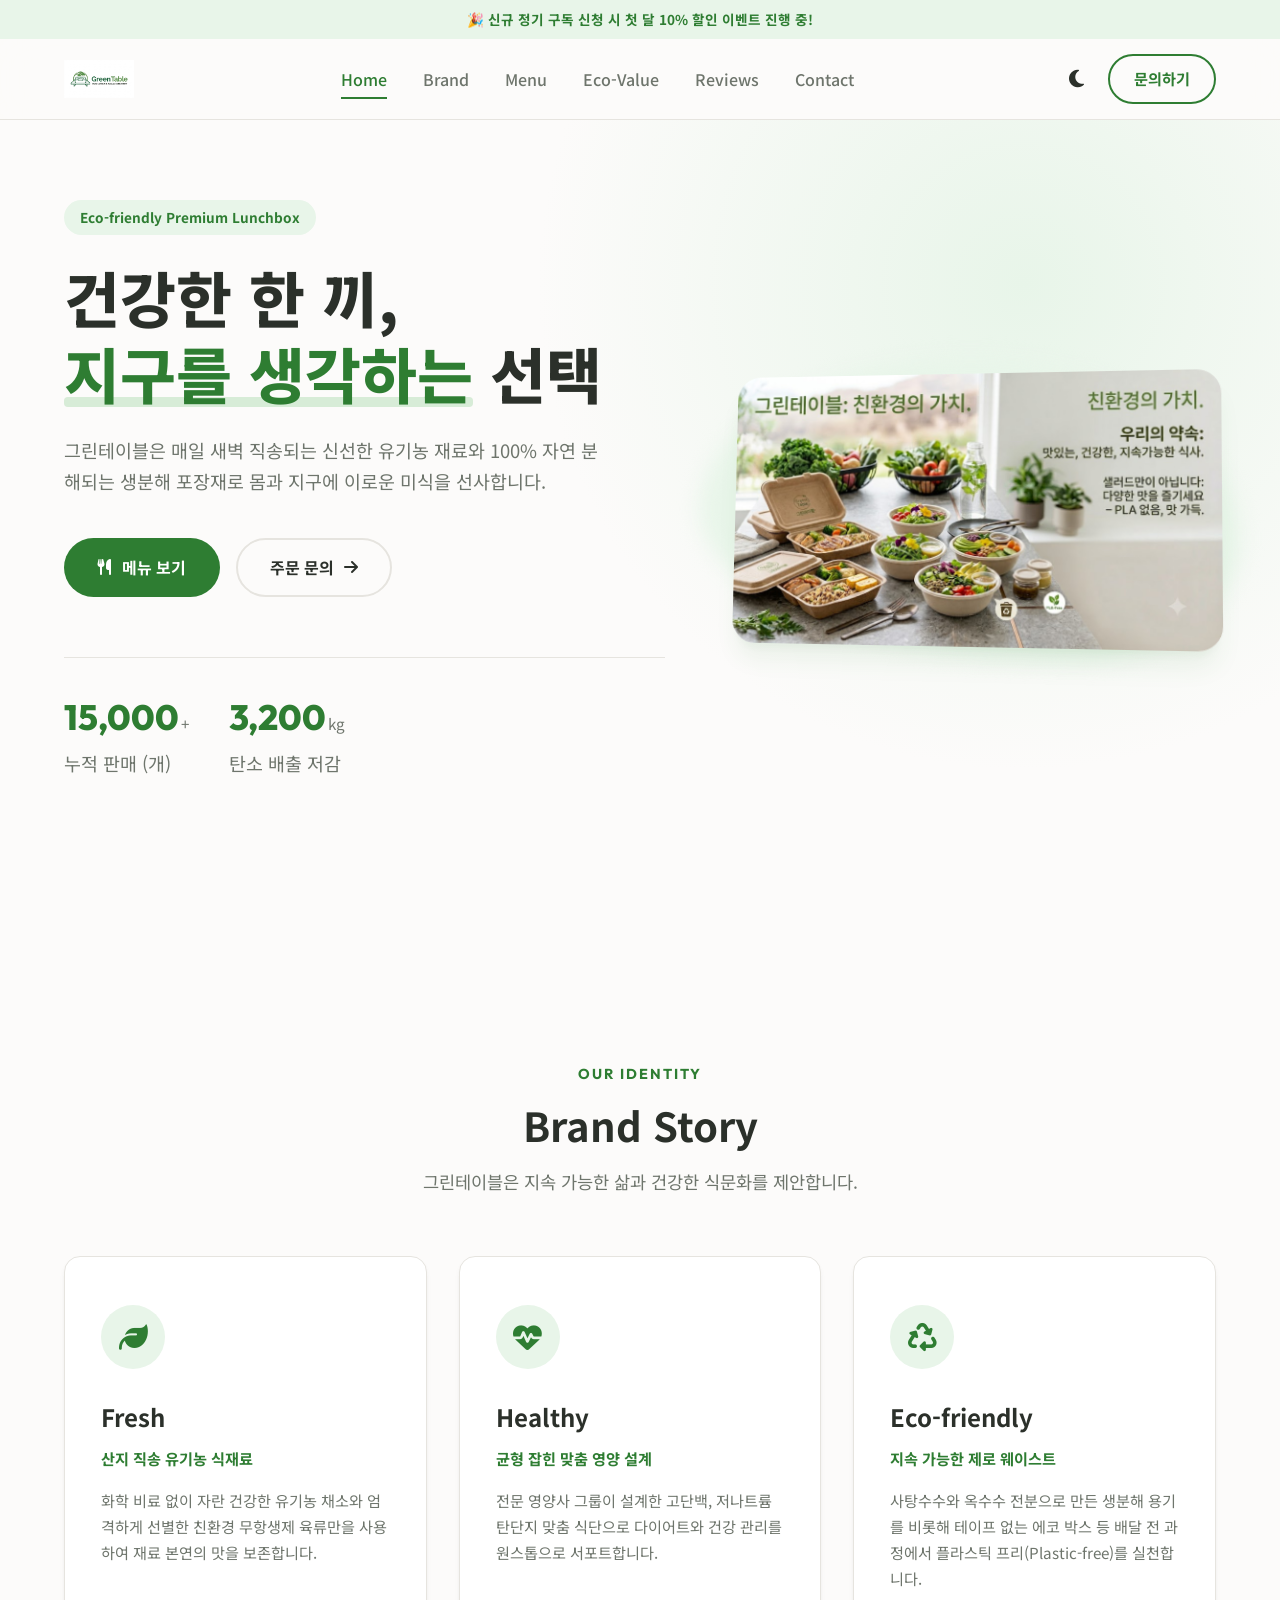
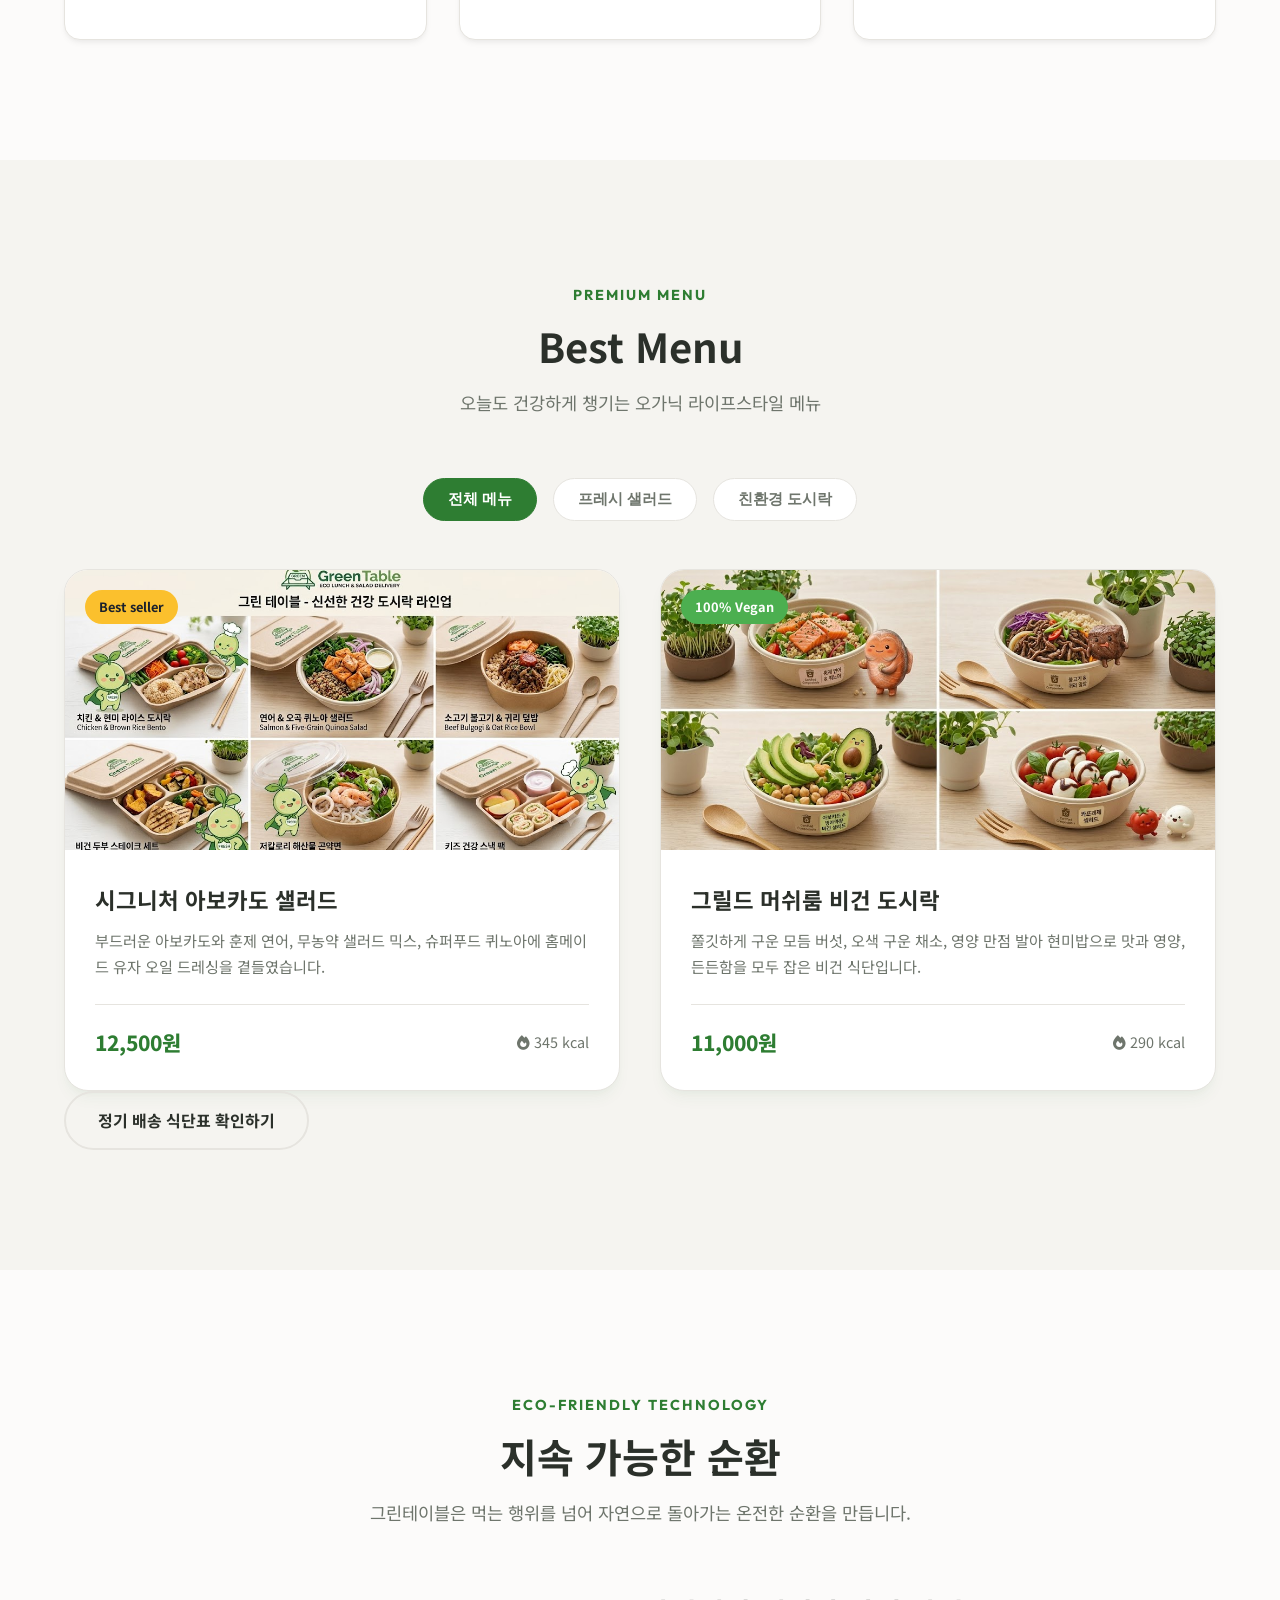
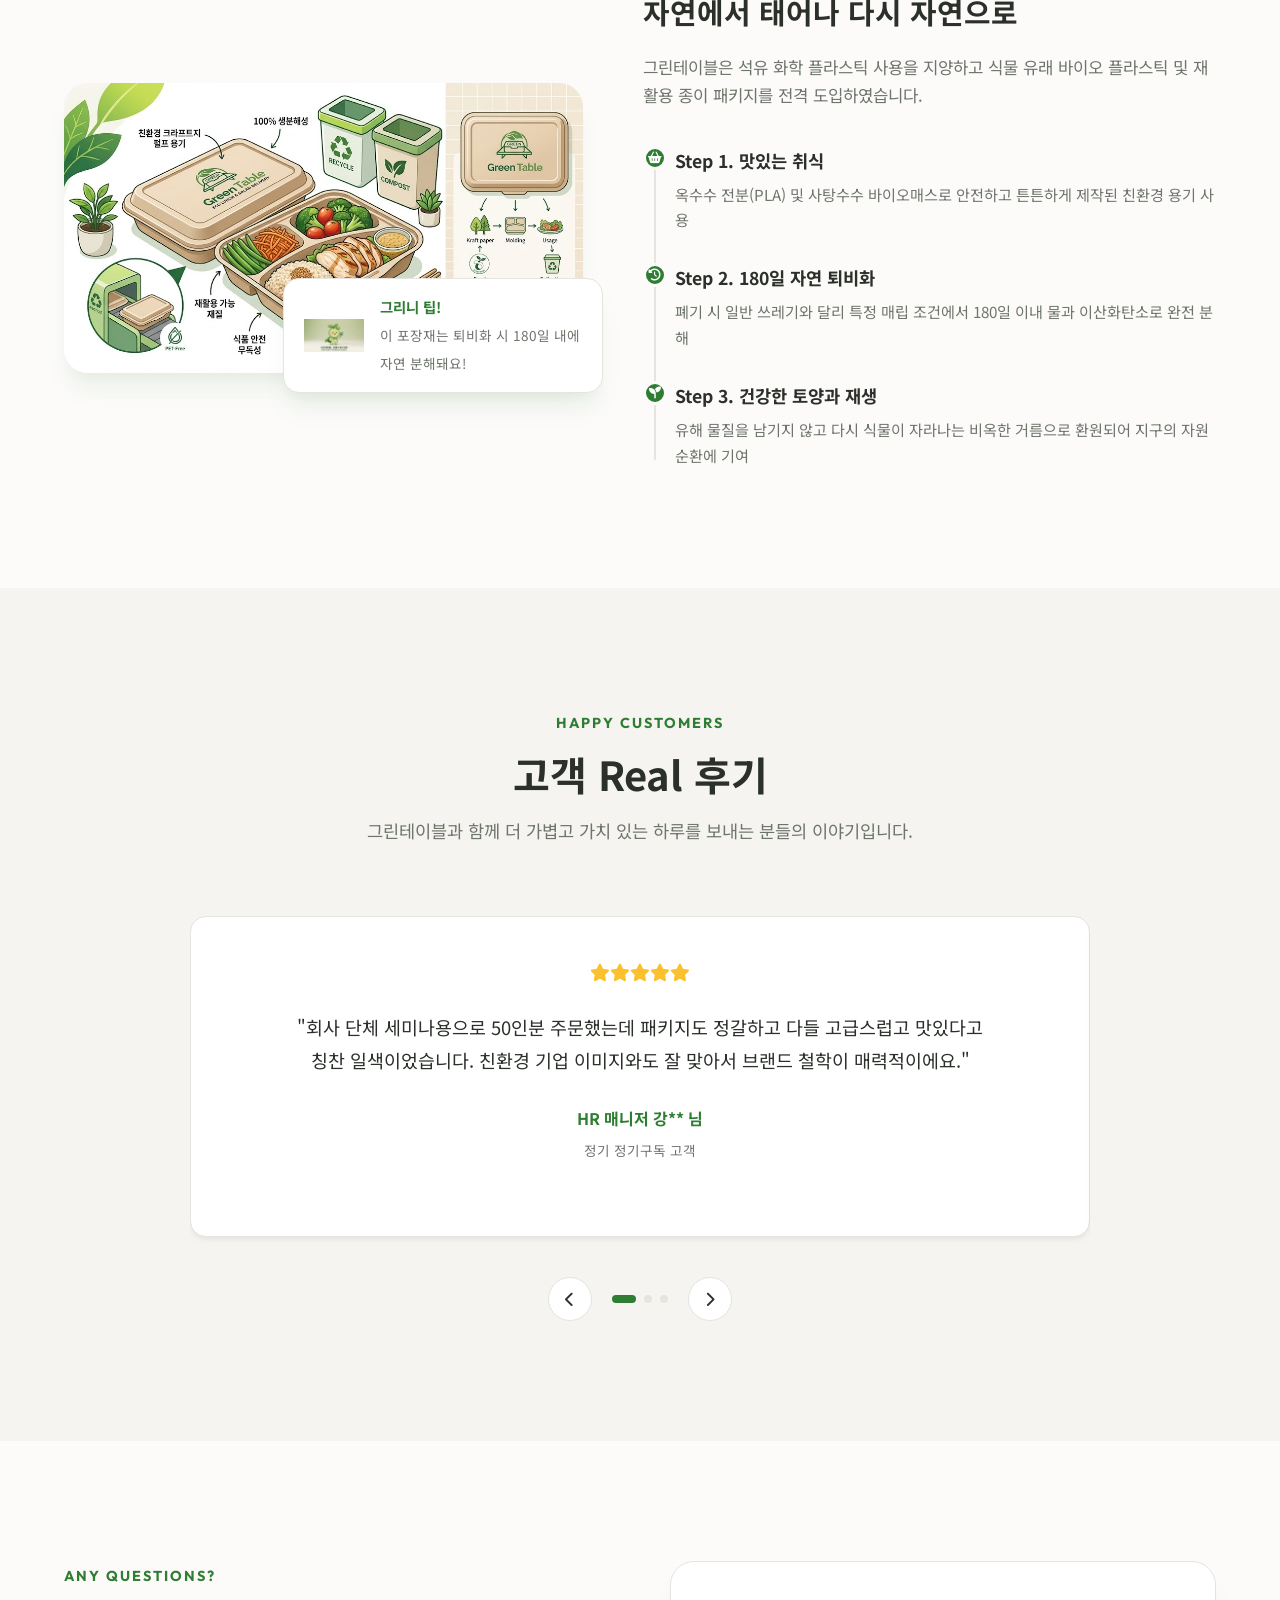
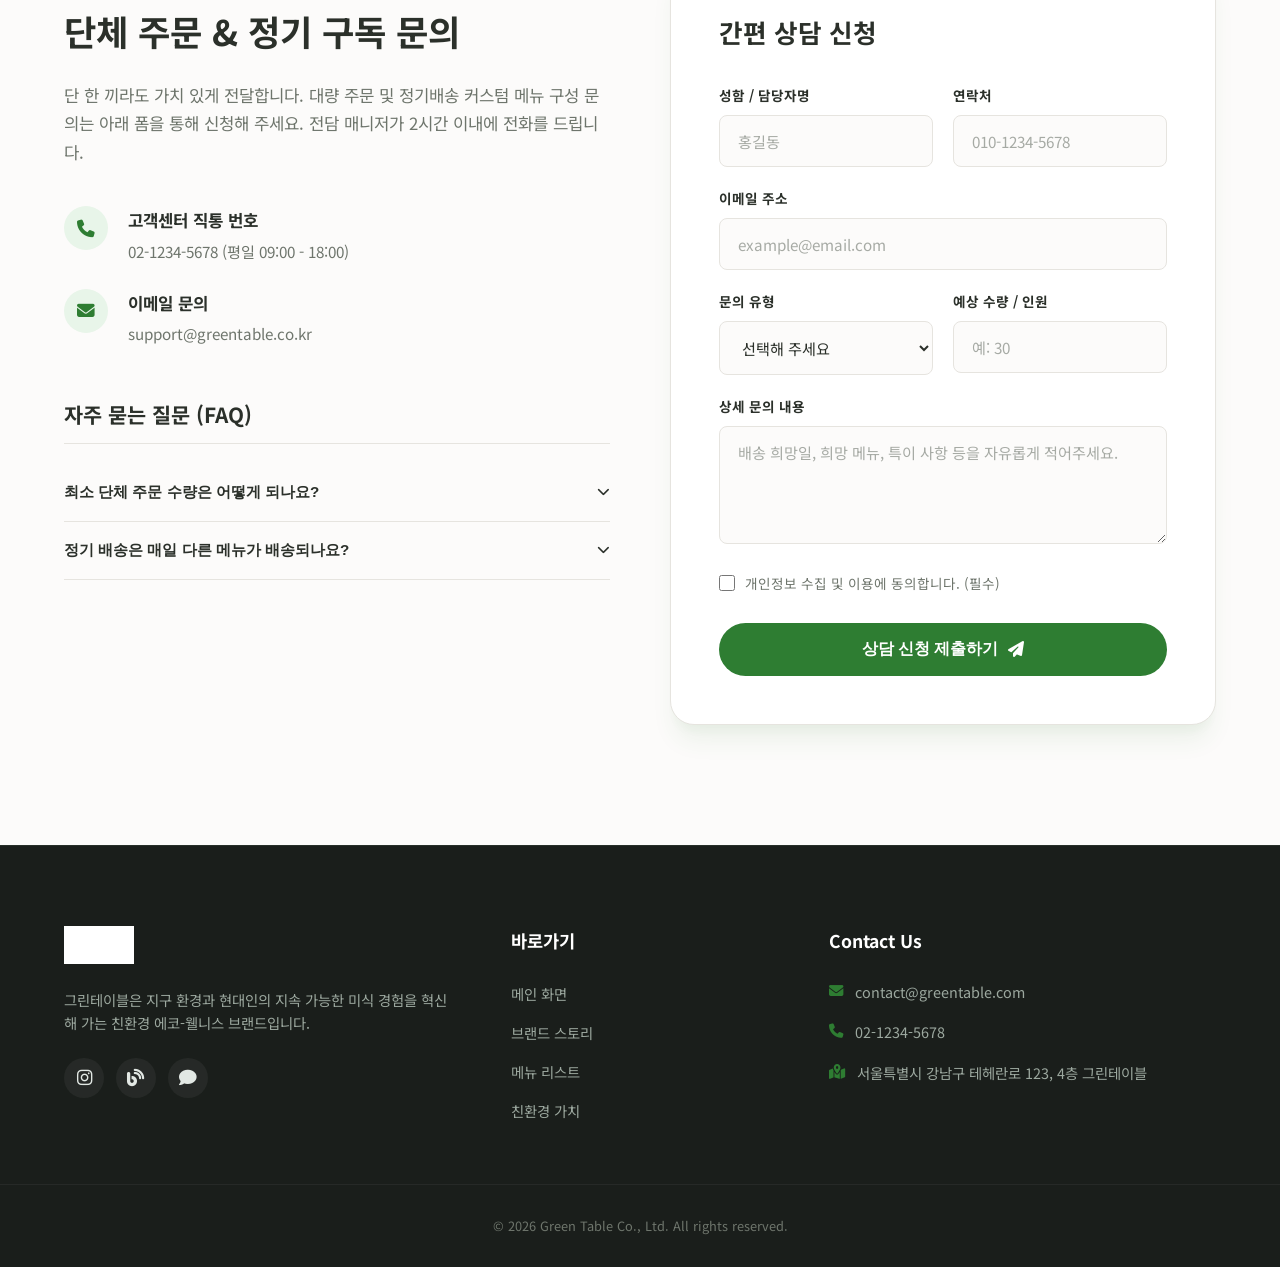
<file: index.html>
<!DOCTYPE html>
<html lang="ko">
<head>
    <meta charset="UTF-8">
    <meta name="viewport" content="width=device-width, initial-scale=1.0">
    <title>그린테이블 | 건강한 한 끼, 지구를 위한 선택</title>
    <meta name="description" content="그린테이블은 신선한 제철 유기농 식재료와 100% 생분해 패키지를 사용하는 친환경 프리미엄 도시락 브랜드입니다.">
    
    <!-- SEO 및 오픈그래프 설정 -->
    <meta property="og:type" content="website">
    <meta property="og:title" content="그린테이블 | 친환경 프리미엄 도시락">
    <meta property="og:description" content="건강한 식단과 친환경 포장재를 사용하는 도시락 브랜드, 그린테이블입니다.">
    <meta property="og:image" content="images/hero-banner.png">
    
    <!-- CSS 연결 -->
    <link rel="stylesheet" href="css/style.css">
    
    <!-- Google Fonts & FontAwesome Icons -->
    <link href="https://fonts.googleapis.com/css2?family=Outfit:wght@300;400;600;800&family=Noto+Sans+KR:wght@300;400;500;700&display=swap" rel="stylesheet">
    <link rel="stylesheet" href="https://cdnjs.cloudflare.com/ajax/libs/font-awesome/6.4.0/css/all.min.css">
</head>
<body>

    <!-- 테마 토글 및 탑 배너 -->
    <div class="top-banner">
        <p>🎉 신규 정기 구독 신청 시 첫 달 10% 할인 이벤트 진행 중!</p>
    </div>

    <!-- 상단 메뉴 -->
    <header class="header">
        <div class="container header-container">
            <a href="#" class="logo">
                <img src="images/logo.png" alt="그린테이블 로고">
            </a>
            <nav class="nav">
                <ul>
                    <li><a href="#home" class="nav-link active">Home</a></li>
                    <li><a href="#brand" class="nav-link">Brand</a></li>
                    <li><a href="#menu" class="nav-link">Menu</a></li>
                    <li><a href="#eco" class="nav-link">Eco-Value</a></li>
                    <li><a href="#reviews" class="nav-link">Reviews</a></li>
                    <li><a href="#contact" class="nav-link">Contact</a></li>
                </ul>
            </nav>
            <div class="header-right">
                <button id="themeToggle" class="theme-toggle-btn" aria-label="테마 전환">
                    <i class="fa-solid fa-moon"></i>
                </button>
                <a href="#contact" class="btn btn-outline header-cta">문의하기</a>
                <button class="mobile-menu-btn" aria-label="메뉴 열기">
                    <span></span>
                    <span></span>
                    <span></span>
                </button>
            </div>
        </div>
    </header>

    <!-- 모바일 전용 드롭다운 네비게이션 -->
    <div class="mobile-nav">
        <ul>
            <li><a href="#home" class="mobile-link">Home</a></li>
            <li><a href="#brand" class="mobile-link">Brand</a></li>
            <li><a href="#menu" class="mobile-link">Menu</a></li>
            <li><a href="#eco" class="mobile-link">Eco-Value</a></li>
            <li><a href="#reviews" class="mobile-link">Reviews</a></li>
            <li><a href="#contact" class="mobile-link">Contact</a></li>
        </ul>
        <a href="#contact" class="btn btn-primary mobile-nav-cta">간편 문의하기</a>
    </div>

    <!-- 메인 비주얼 영역 (Hero) -->
    <section id="home" class="hero">
        <div class="container hero-grid">
            <div class="hero-content reveal">
                <span class="badge">Eco-friendly Premium Lunchbox</span>
                <h1>건강한 한 끼,<br><span class="highlight">지구를 생각하는</span> 선택</h1>
                <p>그린테이블은 매일 새벽 직송되는 신선한 유기농 재료와 100% 자연 분해되는 생분해 포장재로 몸과 지구에 이로운 미식을 선사합니다.</p>
                <div class="hero-buttons">
                    <a href="#menu" class="btn btn-primary"><i class="fa-solid fa-utensils"></i> 메뉴 보기</a>
                    <a href="#contact" class="btn btn-secondary">주문 문의 <i class="fa-solid fa-arrow-right"></i></a>
                </div>
                <div class="hero-stats">
                    <div class="stat-item">
                        <span class="stat-num" data-target="15000">0</span><span>+</span>
                        <p>누적 판매 (개)</p>
                    </div>
                    <div class="stat-item">
                        <span class="stat-num" data-target="3200">0</span><span>kg</span>
                        <p>탄소 배출 저감</p>
                    </div>
                </div>
            </div>
            <div class="hero-image-wrapper reveal">
                <div class="blob-bg"></div>
                <img src="images/hero-banner.png" alt="그린테이블 프리미엄 도시락 세트" class="hero-img">
            </div>
        </div>
    </section>

    <!-- 브랜드 소개 영역 (Brand) -->
    <section id="brand" class="brand section">
        <div class="container">
            <div class="section-header reveal">
                <span class="sub-title">Our Identity</span>
                <h2 class="section-title">Brand Story</h2>
                <p class="section-desc">그린테이블은 지속 가능한 삶과 건강한 식문화를 제안합니다.</p>
            </div>
            
            <div class="brand-grid">
                <!-- 가치 1 -->
                <div class="brand-card reveal">
                    <div class="icon-box">
                        <i class="fa-solid fa-leaf"></i>
                    </div>
                    <h3>Fresh</h3>
                    <p class="card-lead">산지 직송 유기농 식재료</p>
                    <p>화학 비료 없이 자란 건강한 유기농 채소와 엄격하게 선별한 친환경 무항생제 육류만을 사용하여 재료 본연의 맛을 보존합니다.</p>
                </div>
                <!-- 가치 2 -->
                <div class="brand-card reveal">
                    <div class="icon-box">
                        <i class="fa-solid fa-heart-pulse"></i>
                    </div>
                    <h3>Healthy</h3>
                    <p class="card-lead">균형 잡힌 맞춤 영양 설계</p>
                    <p>전문 영양사 그룹이 설계한 고단백, 저나트륨 탄단지 맞춤 식단으로 다이어트와 건강 관리를 원스톱으로 서포트합니다.</p>
                </div>
                <!-- 가치 3 -->
                <div class="brand-card reveal">
                    <div class="icon-box">
                        <i class="fa-solid fa-recycle"></i>
                    </div>
                    <h3>Eco-friendly</h3>
                    <p class="card-lead">지속 가능한 제로 웨이스트</p>
                    <p>사탕수수와 옥수수 전분으로 만든 생분해 용기를 비롯해 테이프 없는 에코 박스 등 배달 전 과정에서 플라스틱 프리(Plastic-free)를 실천합니다.</p>
                </div>
            </div>
        </div>
    </section>

    <!-- 메뉴 소개 영역 (Menu) -->
    <section id="menu" class="menu section bg-light">
        <div class="container">
            <div class="section-header reveal">
                <span class="sub-title">Premium Menu</span>
                <h2 class="section-title">Best Menu</h2>
                <p class="section-desc">오늘도 건강하게 챙기는 오가닉 라이프스타일 메뉴</p>
            </div>

            <!-- 카테고리 필터 탭 -->
            <div class="menu-tabs reveal">
                <button class="tab-btn active" data-filter="all">전체 메뉴</button>
                <button class="tab-btn" data-filter="salad">프레시 샐러드</button>
                <button class="tab-btn" data-filter="lunchbox">친환경 도시락</button>
            </div>
            
            <div class="menu-grid reveal">
                <!-- 메뉴 카드 1 (샐러드) -->
                <div class="menu-card" data-category="salad">
                    <div class="menu-img-container">
                        <img src="images/menu-1.png" alt="시그니처 아보카도 샐러드">
                        <div class="menu-tag">Best seller</div>
                        <!-- 마우스 호버 시 보여주는 영양 성분 레이어 -->
                        <div class="nutrition-overlay">
                            <h4>영양 성분 정보 (1회 제공량 기준)</h4>
                            <div class="nutri-bar">
                                <div class="nutri-label"><span>탄수화물 (Carbs)</span><span>42g</span></div>
                                <div class="progress"><div class="progress-bar" style="width: 45%;"></div></div>
                            </div>
                            <div class="nutri-bar">
                                <div class="nutri-label"><span>단백질 (Protein)</span><span>18g</span></div>
                                <div class="progress"><div class="progress-bar" style="width: 60%;"></div></div>
                            </div>
                            <div class="nutri-bar">
                                <div class="nutri-label"><span>지방 (Fat)</span><span>12g</span></div>
                                <div class="progress"><div class="progress-bar" style="width: 30%;"></div></div>
                            </div>
                        </div>
                    </div>
                    <div class="menu-body">
                        <h3 class="menu-item-title">시그니처 아보카도 샐러드</h3>
                        <p class="menu-item-desc">부드러운 아보카도와 훈제 연어, 무농약 샐러드 믹스, 슈퍼푸드 퀴노아에 홈메이드 유자 오일 드레싱을 곁들였습니다.</p>
                        <div class="menu-footer">
                            <span class="price">12,500원</span>
                            <span class="calorie"><i class="fa-solid fa-fire"></i> 345 kcal</span>
                        </div>
                    </div>
                </div>
                
                <!-- 메뉴 카드 2 (도시락) -->
                <div class="menu-card" data-category="lunchbox">
                    <div class="menu-img-container">
                        <img src="images/menu-2.png" alt="그릴드 머쉬룸 비건 도시락">
                        <div class="menu-tag vegan">100% Vegan</div>
                        <!-- 마우스 호버 시 보여주는 영양 성분 레이어 -->
                        <div class="nutrition-overlay">
                            <h4>영양 성분 정보 (1회 제공량 기준)</h4>
                            <div class="nutri-bar">
                                <div class="nutri-label"><span>탄수화물 (Carbs)</span><span>54g</span></div>
                                <div class="progress"><div class="progress-bar" style="width: 55%;"></div></div>
                            </div>
                            <div class="nutri-bar">
                                <div class="nutri-label"><span>단백질 (Protein)</span><span>14g</span></div>
                                <div class="progress"><div class="progress-bar" style="width: 40%;"></div></div>
                            </div>
                            <div class="nutri-bar">
                                <div class="nutri-label"><span>지방 (Fat)</span><span>6g</span></div>
                                <div class="progress"><div class="progress-bar" style="width: 15%;"></div></div>
                            </div>
                        </div>
                    </div>
                    <div class="menu-body">
                        <h3 class="menu-item-title">그릴드 머쉬룸 비건 도시락</h3>
                        <p class="menu-item-desc">쫄깃하게 구운 모듬 버섯, 오색 구운 채소, 영양 만점 발아 현미밥으로 맛과 영양, 든든함을 모두 잡은 비건 식단입니다.</p>
                        <div class="menu-footer">
                            <span class="price">11,000원</span>
                            <span class="calorie"><i class="fa-solid fa-fire"></i> 290 kcal</span>
                        </div>
                    </div>
                </div>
            </div>

            <div class="text-center mt-5 reveal">
                <a href="#contact" class="btn btn-secondary">정기 배송 식단표 확인하기</a>
            </div>
        </div>
    </section>

    <!-- 친환경 가치 소개 영역 (Eco-Value) -->
    <section id="eco" class="eco section">
        <div class="container">
            <div class="section-header reveal">
                <span class="sub-title">Eco-friendly Technology</span>
                <h2 class="section-title">지속 가능한 순환</h2>
                <p class="section-desc">그린테이블은 먹는 행위를 넘어 자연으로 돌아가는 온전한 순환을 만듭니다.</p>
            </div>
            
            <div class="eco-grid">
                <div class="eco-visual-wrapper reveal">
                    <img src="images/eco-package.png" alt="생분해성 포장용기" class="eco-img-main">
                    <!-- 캐릭터 요소를 활용한 둥둥 뜨는 칩 효과 -->
                    <div class="character-tip">
                        <img src="images/character.png" alt="마스코트 캐릭터" class="mascot-img">
                        <div class="tip-text">
                            <strong>그리니 팁!</strong>
                            <span>이 포장재는 퇴비화 시 180일 내에 자연 분해돼요!</span>
                        </div>
                    </div>
                </div>
                
                <div class="eco-content reveal">
                    <h3>자연에서 태어나 다시 자연으로</h3>
                    <p class="eco-intro">그린테이블은 석유 화학 플라스틱 사용을 지양하고 식물 유래 바이오 플라스틱 및 재활용 종이 패키지를 전격 도입하였습니다.</p>
                    
                    <!-- 3단계 생분해 인포그래픽 타임라인 -->
                    <div class="timeline">
                        <div class="timeline-item">
                            <div class="timeline-icon"><i class="fa-solid fa-shopping-basket"></i></div>
                            <div class="timeline-text">
                                <h4>Step 1. 맛있는 취식</h4>
                                <p>옥수수 전분(PLA) 및 사탕수수 바이오매스로 안전하고 튼튼하게 제작된 친환경 용기 사용</p>
                            </div>
                        </div>
                        <div class="timeline-item">
                            <div class="timeline-icon"><i class="fa-solid fa-clock-rotate-left"></i></div>
                            <div class="timeline-text">
                                <h4>Step 2. 180일 자연 퇴비화</h4>
                                <p>폐기 시 일반 쓰레기와 달리 특정 매립 조건에서 180일 이내 물과 이산화탄소로 완전 분해</p>
                            </div>
                        </div>
                        <div class="timeline-item">
                            <div class="timeline-icon"><i class="fa-solid fa-seedling"></i></div>
                            <div class="timeline-text">
                                <h4>Step 3. 건강한 토양과 재생</h4>
                                <p>유해 물질을 남기지 않고 다시 식물이 자라나는 비옥한 거름으로 환원되어 지구의 자원 순환에 기여</p>
                            </div>
                        </div>
                    </div>
                </div>
            </div>
        </div>
    </section>

    <!-- 고객 후기 슬라이더 영역 (Reviews) -->
    <section id="reviews" class="reviews section bg-light">
        <div class="container">
            <div class="section-header reveal">
                <span class="sub-title">Happy Customers</span>
                <h2 class="section-title">고객 Real 후기</h2>
                <p class="section-desc">그린테이블과 함께 더 가볍고 가치 있는 하루를 보내는 분들의 이야기입니다.</p>
            </div>
            
            <!-- 슬라이더 컨테이너 -->
            <div class="slider-wrapper reveal">
                <div class="slider-container">
                    <div class="slider-track" id="sliderTrack">
                        <!-- 후기 1 -->
                        <div class="review-slide">
                            <div class="rating"><i class="fa-solid fa-star"></i><i class="fa-solid fa-star"></i><i class="fa-solid fa-star"></i><i class="fa-solid fa-star"></i><i class="fa-solid fa-star"></i></div>
                            <p class="review-text">"회사 단체 세미나용으로 50인분 주문했는데 패키지도 정갈하고 다들 고급스럽고 맛있다고 칭찬 일색이었습니다. 친환경 기업 이미지와도 잘 맞아서 브랜드 철학이 매력적이에요."</p>
                            <div class="reviewer-meta">
                                <strong>HR 매니저 강** 님</strong>
                                <span>정기 정기구독 고객</span>
                            </div>
                        </div>
                        <!-- 후기 2 -->
                        <div class="review-slide">
                            <div class="rating"><i class="fa-solid fa-star"></i><i class="fa-solid fa-star"></i><i class="fa-solid fa-star"></i><i class="fa-solid fa-star"></i><i class="fa-solid fa-star"></i></div>
                            <p class="review-text">"바쁜 고시 생활 중에 영양 불균형이 오기 쉬운데 그린테이블 다이어트 식단을 구독하면서 몸도 가벼워지고 아침 시간이 확실히 여유로워졌어요. 플라스틱 쓰레기가 안 나와서 분리수거 부담도 제로입니다."</p>
                            <div class="reviewer-meta">
                                <strong>대학생 최** 님</strong>
                                <span>식단관리 3개월 차</span>
                            </div>
                        </div>
                        <!-- 후기 3 -->
                        <div class="review-slide">
                            <div class="rating"><i class="fa-solid fa-star"></i><i class="fa-solid fa-star"></i><i class="fa-solid fa-star"></i><i class="fa-solid fa-star"></i><i class="fa-solid fa-star"></i></div>
                            <p class="review-text">"아이들 유치원 야외 피크닉 도시락으로 시켰어요. 방부제 없이 유기농 재료로 만들었다고 해서 안심하고 시켰는데 아이들이 남김없이 다 먹었네요. 믿고 먹일 수 있는 유일한 도시락입니다."</p>
                            <div class="reviewer-meta">
                                <strong>주부 이** 님</strong>
                                <span>자주 이용 단골고객</span>
                            </div>
                        </div>
                    </div>
                </div>
                <!-- 슬라이더 네비게이션 버튼 -->
                <div class="slider-nav">
                    <button class="slider-btn prev" id="sliderPrev"><i class="fa-solid fa-chevron-left"></i></button>
                    <div class="slider-dots" id="sliderDots"></div>
                    <button class="slider-btn next" id="sliderNext"><i class="fa-solid fa-chevron-right"></i></button>
                </div>
            </div>
        </div>
    </section>

    <!-- 문의하기 및 FAQ 영역 (Contact) -->
    <section id="contact" class="contact section">
        <div class="container contact-wrapper">
            <div class="contact-info-panel reveal">
                <span class="sub-title">Any Questions?</span>
                <h2>단체 주문 & 정기 구독 문의</h2>
                <p>단 한 끼라도 가치 있게 전달합니다. 대량 주문 및 정기배송 커스텀 메뉴 구성 문의는 아래 폼을 통해 신청해 주세요. 전담 매니저가 2시간 이내에 전화를 드립니다.</p>
                
                <div class="contact-details">
                    <div class="detail-item">
                        <i class="fa-solid fa-phone"></i>
                        <div>
                            <h4>고객센터 직통 번호</h4>
                            <p>02-1234-5678 (평일 09:00 - 18:00)</p>
                        </div>
                    </div>
                    <div class="detail-item">
                        <i class="fa-solid fa-envelope"></i>
                        <div>
                            <h4>이메일 문의</h4>
                            <p>support@greentable.co.kr</p>
                        </div>
                    </div>
                </div>

                <!-- FAQ 아코디언 추가로 유용성 극대화 -->
                <div class="faq-accordion">
                    <h3>자주 묻는 질문 (FAQ)</h3>
                    <div class="faq-item">
                        <button class="faq-trigger">최소 단체 주문 수량은 어떻게 되나요? <i class="fa-solid fa-chevron-down"></i></button>
                        <div class="faq-content">
                            <p>단품 주문의 경우 제한이 없으나, 커스텀 스티커 제작 및 당일 맞춤 배송이 적용되는 단체 주문의 경우 최소 15개부터 접수를 도와드리고 있습니다.</p>
                        </div>
                    </div>
                    <div class="faq-item">
                        <button class="faq-trigger">정기 배송은 매일 다른 메뉴가 배송되나요? <i class="fa-solid fa-chevron-down"></i></button>
                        <div class="faq-content">
                            <p>네, 매월 업데이트되는 식단표에 따라 영양 밸런스가 조율된 다양한 프리미엄 도시락과 샐러드가 번갈아 아침 7시 전까지 문 앞 새벽 배송으로 도착합니다.</p>
                        </div>
                    </div>
                </div>
            </div>

            <!-- 문의하기 폼 -->
            <div class="contact-form-card reveal">
                <h3>간편 상담 신청</h3>
                <form id="enhancedContactForm" class="contact-form">
                    <div class="form-row">
                        <div class="form-group">
                            <label for="name">성함 / 담당자명</label>
                            <input type="text" id="name" name="name" required placeholder="홍길동">
                        </div>
                        <div class="form-group">
                            <label for="phone">연락처</label>
                            <input type="tel" id="phone" name="phone" required placeholder="010-1234-5678">
                        </div>
                    </div>
                    <div class="form-group">
                        <label for="email">이메일 주소</label>
                        <input type="email" id="email" name="email" required placeholder="example@email.com">
                    </div>
                    <div class="form-row">
                        <div class="form-group">
                            <label for="inquiryType">문의 유형</label>
                            <select id="inquiryType" name="inquiryType" required>
                                <option value="" disabled selected>선택해 주세요</option>
                                <option value="group">회사/행사 단체 도시락 문의</option>
                                <option value="regular">정기 구독 배송 문의</option>
                                <option value="partnership">가맹/제휴 문의</option>
                                <option value="etc">기타 문의</option>
                            </select>
                        </div>
                        <div class="form-group">
                            <label for="quantity">예상 수량 / 인원</label>
                            <input type="number" id="quantity" name="quantity" min="1" placeholder="예: 30">
                        </div>
                    </div>
                    <div class="form-group">
                        <label for="message">상세 문의 내용</label>
                        <textarea id="message" name="message" rows="4" required placeholder="배송 희망일, 희망 메뉴, 특이 사항 등을 자유롭게 적어주세요."></textarea>
                    </div>
                    
                    <div class="form-checkbox">
                        <input type="checkbox" id="privacyAgree" required>
                        <label for="privacyAgree">개인정보 수집 및 이용에 동의합니다. (필수)</label>
                    </div>
                    
                    <button type="submit" class="btn btn-primary btn-full">상담 신청 제출하기 <i class="fa-solid fa-paper-plane"></i></button>
                </form>
            </div>
        </div>
    </section>

    <!-- 푸터 -->
    <footer class="footer">
        <div class="container footer-grid">
            <div class="footer-brand">
                <img src="images/logo.png" alt="그린테이블 로고" class="footer-logo">
                <p>그린테이블은 지구 환경과 현대인의 지속 가능한 미식 경험을 혁신해 가는 친환경 에코-웰니스 브랜드입니다.</p>
                <div class="social-links">
                    <a href="#" aria-label="인스타그램"><i class="fa-brands fa-instagram"></i></a>
                    <a href="#" aria-label="블로그"><i class="fa-solid fa-blog"></i></a>
                    <a href="#" aria-label="카카오 플러스친구"><i class="fa-solid fa-comment"></i></a>
                </div>
            </div>
            <div class="footer-links">
                <h4>바로가기</h4>
                <ul>
                    <li><a href="#home">메인 화면</a></li>
                    <li><a href="#brand">브랜드 스토리</a></li>
                    <li><a href="#menu">메뉴 리스트</a></li>
                    <li><a href="#eco">친환경 가치</a></li>
                </ul>
            </div>
            <div class="footer-contact-info">
                <h4>Contact Us</h4>
                <p><i class="fa-solid fa-envelope"></i> contact@greentable.com</p>
                <p><i class="fa-solid fa-phone"></i> 02-1234-5678</p>
                <p><i class="fa-solid fa-map-location-dot"></i> 서울특별시 강남구 테헤란로 123, 4층 그린테이블</p>
            </div>
        </div>
        <div class="footer-bottom">
            <p>&copy; 2026 Green Table Co., Ltd. All rights reserved.</p>
        </div>
    </footer>

    <!-- 모바일 하단 플로팅 고정 CTA 바 (Thumb Zone 최적화) -->
    <div class="mobile-fixed-cta">
        <a href="#contact" class="fixed-cta-btn"><i class="fa-solid fa-envelope"></i> 단체/정기배송 2초 간편문의</a>
    </div>

    <!-- JS 연결 -->
    <script src="js/script.js"></script>
</body>
</html>
</file>
<file: css/style.css>
/* ==========================================
   Design System & CSS Custom Properties
   ========================================== */
:root {
    /* Light Theme Tokens */
    --primary: #2e7d32;         /* 숲을 연상케 하는 포레스트 그린 */
    --primary-hover: #1b5e20;   /* 깊은 초록 */
    --primary-light: #e8f5e9;   /* 연초록 배경용 */
    --accent: #fbc02d;          /* 생기 있는 옐로우 골드 */
    
    --bg-main: #fcfbfa;         /* 웜톤이 살짝 들어간 포근한 미색 베이지 */
    --bg-card: #ffffff;         
    --bg-light: #f5f4f0;        /* 옅은 모래색 */
    --border-color: #e6e4df;
    
    --text-main: #2b302a;       /* 다크 챠콜(식물 줄기색 반영) */
    --text-muted: #6e756c;      
    --white: #ffffff;
    
    --shadow-sm: 0 4px 6px -1px rgba(0, 0, 0, 0.05), 0 2px 4px -1px rgba(0, 0, 0, 0.03);
    --shadow-md: 0 10px 15px -3px rgba(46, 125, 50, 0.05), 0 4px 6px -2px rgba(46, 125, 50, 0.03);
    --shadow-lg: 0 20px 25px -5px rgba(46, 125, 50, 0.08), 0 10px 10px -5px rgba(46, 125, 50, 0.04);
    
    --transition: all 0.4s cubic-bezier(0.16, 1, 0.3, 1);
    --radius-sm: 8px;
    --radius-md: 16px;
    --radius-lg: 24px;
}

/* Dark Theme Tokens */
.dark-theme {
    --primary: #81c784;
    --primary-hover: #a5d6a7;
    --primary-light: #1b3a24;
    --accent: #ffd54f;
    
    --bg-main: #121613;         /* 깊은 녹색 톤이 들어간 리치 블랙 */
    --bg-card: #1b201c;
    --bg-light: #161a17;
    --border-color: #272f29;
    
    --text-main: #e2e8e4;
    --text-muted: #9ca89f;
    
    --shadow-sm: 0 4px 6px -1px rgba(0, 0, 0, 0.2);
    --shadow-md: 0 10px 15px -3px rgba(0, 0, 0, 0.3);
    --shadow-lg: 0 20px 25px -5px rgba(0, 0, 0, 0.4);
}

/* ==========================================
   Basic resets & Global Settings
   ========================================== */
* {
    margin: 0;
    padding: 0;
    box-sizing: border-box;
}

html {
    scroll-behavior: smooth;
    font-size: 16px;
}

body {
    font-family: 'Noto Sans KR', 'Outfit', sans-serif;
    background-color: var(--bg-main);
    color: var(--text-main);
    line-height: 1.7;
    overflow-x: hidden;
    transition: background-color 0.4s, color 0.4s;
}

a {
    text-decoration: none;
    color: inherit;
}

ul {
    list-style: none;
}

img {
    max-width: 100%;
    height: auto;
    display: block;
}

.container {
    width: 100%;
    max-width: 1200px;
    margin: 0 auto;
    padding: 0 24px;
}

.section {
    padding: 120px 0;
    position: relative;
}

.bg-light {
    background-color: var(--bg-light);
}

/* ==========================================
   Typography & Headers
   ========================================== */
.section-header {
    text-align: center;
    max-width: 700px;
    margin: 0 auto 60px;
}

.sub-title {
    font-family: 'Outfit', sans-serif;
    font-size: 0.9rem;
    font-weight: 700;
    text-transform: uppercase;
    letter-spacing: 2px;
    color: var(--primary);
    display: inline-block;
    margin-bottom: 12px;
}

.section-title {
    font-size: 2.5rem;
    font-weight: 700;
    color: var(--text-main);
    line-height: 1.3;
    margin-bottom: 16px;
}

.section-desc {
    font-size: 1.1rem;
    color: var(--text-muted);
}

.highlight {
    color: var(--primary);
    position: relative;
    display: inline-block;
}

.highlight::after {
    content: '';
    position: absolute;
    bottom: 4px;
    left: 0;
    width: 100%;
    height: 10px;
    background: rgba(129, 199, 132, 0.3);
    z-index: -1;
    border-radius: 4px;
}

/* ==========================================
   Buttons
   ========================================== */
.btn {
    display: inline-flex;
    align-items: center;
    justify-content: center;
    gap: 10px;
    padding: 14px 32px;
    border-radius: 50px;
    font-size: 1rem;
    font-weight: 700;
    cursor: pointer;
    transition: var(--transition);
    border: 2px solid transparent;
}

.btn-primary {
    background-color: var(--primary);
    color: var(--white);
}

.btn-primary:hover {
    background-color: var(--primary-hover);
    transform: translateY(-3px);
    box-shadow: 0 8px 20px rgba(46, 125, 50, 0.25);
}

.btn-secondary {
    background-color: transparent;
    color: var(--text-main);
    border-color: var(--border-color);
}

.btn-secondary:hover {
    background-color: var(--bg-light);
    transform: translateY(-3px);
}

.btn-outline {
    background-color: transparent;
    color: var(--primary);
    border-color: var(--primary);
    padding: 10px 24px;
    font-size: 0.95rem;
}

.btn-outline:hover {
    background-color: var(--primary);
    color: var(--white);
}

.btn-full {
    width: 100%;
}

.badge {
    display: inline-block;
    padding: 6px 16px;
    background-color: var(--primary-light);
    color: var(--primary);
    border-radius: 30px;
    font-size: 0.85rem;
    font-weight: 700;
    margin-bottom: 24px;
}

/* ==========================================
   Layout - Top Banner & Header
   ========================================== */
.top-banner {
    background-color: var(--primary-light);
    color: var(--primary);
    text-align: center;
    padding: 8px 10px;
    font-size: 0.85rem;
    font-weight: 700;
}

.header {
    position: sticky;
    top: 0;
    width: 100%;
    z-index: 1000;
    background-color: rgba(252, 251, 250, 0.85);
    backdrop-filter: blur(20px);
    -webkit-backdrop-filter: blur(20px);
    border-bottom: 1px solid var(--border-color);
    transition: var(--transition);
}

.dark-theme .header {
    background-color: rgba(18, 22, 19, 0.85);
}

.header-container {
    display: flex;
    justify-content: space-between;
    align-items: center;
    height: 80px;
}

.logo img {
    height: 38px;
    transition: transform 0.3s;
}

.logo:hover img {
    transform: scale(1.05);
}

.dark-theme .logo img {
    filter: brightness(0) invert(1);
}

.nav ul {
    display: flex;
    gap: 36px;
}

.nav-link {
    font-size: 1rem;
    font-weight: 500;
    color: var(--text-muted);
    position: relative;
    padding: 8px 0;
    transition: var(--transition);
}

.nav-link::after {
    content: '';
    position: absolute;
    bottom: 0;
    left: 0;
    width: 0;
    height: 2px;
    background-color: var(--primary);
    transition: var(--transition);
}

.nav-link:hover, .nav-link.active {
    color: var(--primary);
}

.nav-link.active::after, .nav-link:hover::after {
    width: 100%;
}

.header-right {
    display: flex;
    align-items: center;
    gap: 16px;
}

/* Light / Dark Mode Toggle */
.theme-toggle-btn {
    background: none;
    border: none;
    color: var(--text-main);
    font-size: 1.25rem;
    cursor: pointer;
    padding: 8px;
    border-radius: 50%;
    transition: var(--transition);
}

.theme-toggle-btn:hover {
    background-color: var(--primary-light);
    color: var(--primary);
}

/* Mobile Hamburger Menu */
.mobile-menu-btn {
    display: none;
    flex-direction: column;
    justify-content: space-between;
    width: 26px;
    height: 18px;
    background: none;
    border: none;
    cursor: pointer;
}

.mobile-menu-btn span {
    display: block;
    width: 100%;
    height: 2.5px;
    background-color: var(--text-main);
    border-radius: 4px;
    transition: var(--transition);
}

.mobile-menu-btn.active span:nth-child(1) {
    transform: translateY(8px) rotate(45deg);
}

.mobile-menu-btn.active span:nth-child(2) {
    opacity: 0;
}

.mobile-menu-btn.active span:nth-child(3) {
    transform: translateY(-8px) rotate(-45deg);
}

/* Mobile Dropdown Nav */
.mobile-nav {
    display: none;
    position: fixed;
    top: 110px;
    left: 24px;
    right: 24px;
    background-color: var(--bg-card);
    border-radius: var(--radius-md);
    box-shadow: var(--shadow-lg);
    padding: 30px;
    z-index: 999;
    border: 1px solid var(--border-color);
}

.mobile-nav ul {
    display: flex;
    flex-direction: column;
    gap: 20px;
    margin-bottom: 24px;
}

.mobile-link {
    font-size: 1.1rem;
    font-weight: 500;
    display: block;
}

.mobile-nav-cta {
    width: 100%;
}

/* ==========================================
   Hero Visual Section
   ========================================== */
.hero {
    padding: 80px 0 120px;
    background: radial-gradient(circle at 80% 20%, var(--primary-light) 0%, transparent 40%);
}

.hero-grid {
    display: grid;
    grid-template-columns: 1.1fr 0.9fr;
    align-items: center;
    gap: 60px;
}

.hero-content h1 {
    font-size: 3.8rem;
    line-height: 1.25;
    margin-bottom: 24px;
    font-weight: 800;
}

.hero-content p {
    font-size: 1.15rem;
    color: var(--text-muted);
    margin-bottom: 40px;
    max-width: 540px;
}

.hero-buttons {
    display: flex;
    gap: 16px;
    margin-bottom: 60px;
}

.hero-stats {
    display: flex;
    gap: 40px;
    border-top: 1px solid var(--border-color);
    padding-top: 30px;
}

.stat-item {
    font-size: 0.95rem;
    color: var(--text-muted);
}

.stat-num {
    font-family: 'Outfit', sans-serif;
    font-size: 2.2rem;
    font-weight: 800;
    color: var(--primary);
    display: inline-block;
    margin-right: 2px;
}

.hero-image-wrapper {
    position: relative;
    display: flex;
    justify-content: center;
    align-items: center;
}

.blob-bg {
    position: absolute;
    width: 110%;
    height: 110%;
    background-color: var(--primary-light);
    border-radius: 50% 50% 30% 70% / 50% 60% 40% 50%;
    filter: blur(10px);
    z-index: -1;
    animation: blob-animate 8s infinite alternate ease-in-out;
}

@keyframes blob-animate {
    0% { border-radius: 50% 50% 30% 70% / 50% 60% 40% 50%; }
    100% { border-radius: 70% 30% 50% 50% / 60% 40% 60% 40%; }
}

.hero-img {
    border-radius: var(--radius-lg);
    box-shadow: var(--shadow-lg);
    transform: perspective(1000px) rotateY(-8deg) rotateX(4deg);
    transition: var(--transition);
}

.hero-img:hover {
    transform: perspective(1000px) rotateY(0deg) rotateX(0deg) scale(1.02);
}

/* ==========================================
   Brand Story Section
   ========================================== */
.brand-grid {
    display: grid;
    grid-template-columns: repeat(3, 1fr);
    gap: 32px;
}

.brand-card {
    background-color: var(--bg-card);
    border-radius: var(--radius-md);
    padding: 48px 36px;
    box-shadow: var(--shadow-sm);
    transition: var(--transition);
    border: 1px solid var(--border-color);
}

.brand-card:hover {
    transform: translateY(-10px);
    box-shadow: var(--shadow-lg);
    border-color: var(--primary-light);
}

.icon-box {
    width: 64px;
    height: 64px;
    background-color: var(--primary-light);
    border-radius: 50%;
    display: flex;
    align-items: center;
    justify-content: center;
    font-size: 1.8rem;
    color: var(--primary);
    margin-bottom: 28px;
    transition: var(--transition);
}

.brand-card:hover .icon-box {
    background-color: var(--primary);
    color: var(--white);
    transform: scale(1.1) rotate(10deg);
}

.brand-card h3 {
    font-size: 1.5rem;
    font-weight: 700;
    margin-bottom: 8px;
}

.card-lead {
    font-size: 0.95rem;
    font-weight: 700;
    color: var(--primary);
    margin-bottom: 16px;
}

.brand-card p:not(.card-lead) {
    font-size: 0.95rem;
    color: var(--text-muted);
}

/* ==========================================
   Menu Section
   ========================================== */
.menu-tabs {
    display: flex;
    justify-content: center;
    gap: 16px;
    margin-bottom: 48px;
}

.tab-btn {
    padding: 10px 24px;
    border-radius: 30px;
    font-size: 0.95rem;
    font-weight: 700;
    cursor: pointer;
    background-color: var(--bg-card);
    color: var(--text-muted);
    border: 1px solid var(--border-color);
    transition: var(--transition);
}

.tab-btn:hover, .tab-btn.active {
    background-color: var(--primary);
    color: var(--white);
    border-color: var(--primary);
}

.menu-grid {
    display: grid;
    grid-template-columns: repeat(2, 1fr);
    gap: 40px;
}

.menu-card {
    background-color: var(--bg-card);
    border-radius: var(--radius-lg);
    overflow: hidden;
    box-shadow: var(--shadow-md);
    border: 1px solid var(--border-color);
    transition: var(--transition);
    display: flex;
    flex-direction: column;
}

.menu-card:hover {
    transform: translateY(-8px);
    box-shadow: var(--shadow-lg);
}

.menu-img-container {
    position: relative;
    height: 280px;
    overflow: hidden;
}

.menu-img-container img {
    width: 100%;
    height: 100%;
    object-fit: cover;
    transition: var(--transition);
}

.menu-card:hover .menu-img-container img {
    transform: scale(1.06);
}

.menu-tag {
    position: absolute;
    top: 20px;
    left: 20px;
    background-color: var(--accent);
    color: #1a202c;
    padding: 6px 14px;
    border-radius: 30px;
    font-size: 0.8rem;
    font-weight: 700;
}

.menu-tag.vegan {
    background-color: #4caf50;
    color: var(--white);
}

/* Nutrition Overlay on Hover */
.nutrition-overlay {
    position: absolute;
    top: 0;
    left: 0;
    width: 100%;
    height: 100%;
    background-color: rgba(46, 125, 50, 0.92);
    display: flex;
    flex-direction: column;
    justify-content: center;
    padding: 30px;
    opacity: 0;
    transition: var(--transition);
    color: var(--white);
    backdrop-filter: blur(4px);
}

.menu-card:hover .nutrition-overlay {
    opacity: 1;
}

.nutrition-overlay h4 {
    font-size: 1.1rem;
    font-weight: 700;
    margin-bottom: 20px;
    border-bottom: 1px solid rgba(255, 255, 255, 0.2);
    padding-bottom: 8px;
}

.nutri-bar {
    margin-bottom: 16px;
}

.nutri-label {
    display: flex;
    justify-content: space-between;
    font-size: 0.9rem;
    margin-bottom: 6px;
}

.progress {
    height: 8px;
    background-color: rgba(255, 255, 255, 0.2);
    border-radius: 4px;
    overflow: hidden;
}

.progress-bar {
    height: 100%;
    background-color: var(--accent);
    border-radius: 4px;
}

.menu-body {
    padding: 30px;
    flex: 1;
    display: flex;
    flex-direction: column;
}

.menu-item-title {
    font-size: 1.4rem;
    font-weight: 700;
    margin-bottom: 10px;
}

.menu-item-desc {
    font-size: 0.95rem;
    color: var(--text-muted);
    margin-bottom: 24px;
    flex: 1;
}

.menu-footer {
    display: flex;
    justify-content: space-between;
    align-items: center;
    border-top: 1px solid var(--border-color);
    padding-top: 20px;
}

.price {
    font-size: 1.3rem;
    font-weight: 800;
    color: var(--primary);
}

.calorie {
    font-size: 0.9rem;
    color: var(--text-muted);
}

/* ==========================================
   Eco Value Section (지속가능성 & 타임라인)
   ========================================== */
.eco-grid {
    display: grid;
    grid-template-columns: 0.95fr 1.05fr;
    align-items: center;
    gap: 60px;
}

.eco-visual-wrapper {
    position: relative;
}

.eco-img-main {
    border-radius: var(--radius-lg);
    box-shadow: var(--shadow-lg);
}

.character-tip {
    position: absolute;
    bottom: -20px;
    right: -20px;
    background-color: var(--bg-card);
    border-radius: var(--radius-md);
    padding: 16px 20px;
    box-shadow: var(--shadow-lg);
    display: flex;
    align-items: center;
    gap: 16px;
    border: 1px solid var(--border-color);
    max-width: 320px;
}

.mascot-img {
    width: 60px;
    height: 60px;
    object-fit: contain;
    animation: bounce 3s infinite ease-in-out;
}

@keyframes bounce {
    0%, 100% { transform: translateY(0); }
    50% { transform: translateY(-8px); }
}

.tip-text strong {
    display: block;
    color: var(--primary);
    font-size: 0.9rem;
    margin-bottom: 2px;
}

.tip-text span {
    font-size: 0.85rem;
    color: var(--text-muted);
    line-height: 1.4;
}

.eco-content h3 {
    font-size: 1.8rem;
    font-weight: 700;
    margin-bottom: 16px;
}

.eco-intro {
    font-size: 1.05rem;
    color: var(--text-muted);
    margin-bottom: 36px;
}

/* 3단계 타임라인 */
.timeline {
    position: relative;
    padding-left: 32px;
}

.timeline::before {
    content: '';
    position: absolute;
    left: 11px;
    top: 8px;
    bottom: 8px;
    width: 2px;
    background-color: var(--border-color);
}

.timeline-item {
    position: relative;
    margin-bottom: 30px;
}

.timeline-item:last-child {
    margin-bottom: 0;
}

.timeline-icon {
    position: absolute;
    left: -32px;
    width: 24px;
    height: 24px;
    border-radius: 50%;
    background-color: var(--primary);
    color: var(--white);
    display: flex;
    align-items: center;
    justify-content: center;
    font-size: 0.75rem;
    border: 3px solid var(--bg-main);
    z-index: 1;
}

.timeline-text h4 {
    font-size: 1.1rem;
    font-weight: 700;
    margin-bottom: 6px;
    color: var(--text-main);
}

.timeline-text p {
    font-size: 0.95rem;
    color: var(--text-muted);
}

/* ==========================================
   Reviews Slider Section
   ========================================== */
.slider-wrapper {
    position: relative;
    max-width: 900px;
    margin: 0 auto;
}

.slider-container {
    overflow: hidden;
    padding: 10px 0;
}

.slider-track {
    display: flex;
    transition: transform 0.6s cubic-bezier(0.16, 1, 0.3, 1);
}

.review-slide {
    min-width: 100%;
    padding: 40px;
    background-color: var(--bg-card);
    border-radius: var(--radius-md);
    box-shadow: var(--shadow-sm);
    border: 1px solid var(--border-color);
    text-align: center;
    display: flex;
    flex-direction: column;
    align-items: center;
}

.review-slide .rating {
    font-size: 1.1rem;
    color: var(--accent);
    margin-bottom: 24px;
}

.review-text {
    font-size: 1.15rem;
    font-weight: 400;
    line-height: 1.8;
    color: var(--text-main);
    margin-bottom: 28px;
    position: relative;
    max-width: 700px;
}

.reviewer-meta strong {
    display: block;
    color: var(--primary);
    font-size: 1rem;
    margin-bottom: 4px;
}

.reviewer-meta span {
    font-size: 0.85rem;
    color: var(--text-muted);
}

.slider-nav {
    display: flex;
    align-items: center;
    justify-content: center;
    gap: 20px;
    margin-top: 30px;
}

.slider-btn {
    width: 44px;
    height: 44px;
    border-radius: 50%;
    border: 1px solid var(--border-color);
    background-color: var(--bg-card);
    color: var(--text-main);
    cursor: pointer;
    display: flex;
    align-items: center;
    justify-content: center;
    font-size: 0.95rem;
    transition: var(--transition);
}

.slider-btn:hover {
    background-color: var(--primary);
    color: var(--white);
    border-color: var(--primary);
}

.slider-dots {
    display: flex;
    gap: 8px;
}

.dot {
    width: 8px;
    height: 8px;
    border-radius: 50%;
    background-color: var(--border-color);
    cursor: pointer;
    transition: var(--transition);
}

.dot.active {
    width: 24px;
    border-radius: 10px;
    background-color: var(--primary);
}

/* ==========================================
   Contact Form & FAQ Section
   ========================================== */
.contact-wrapper {
    display: grid;
    grid-template-columns: 1fr 1fr;
    gap: 60px;
    align-items: flex-start;
}

.contact-info-panel h2 {
    font-size: 2.2rem;
    font-weight: 700;
    margin-bottom: 20px;
}

.contact-info-panel > p {
    color: var(--text-muted);
    font-size: 1.05rem;
    margin-bottom: 40px;
}

.contact-details {
    margin-bottom: 50px;
}

.detail-item {
    display: flex;
    gap: 20px;
    margin-bottom: 24px;
}

.detail-item i {
    width: 44px;
    height: 44px;
    border-radius: 50%;
    background-color: var(--primary-light);
    color: var(--primary);
    display: flex;
    align-items: center;
    justify-content: center;
    font-size: 1.1rem;
    flex-shrink: 0;
}

.detail-item h4 {
    font-size: 1.05rem;
    font-weight: 700;
    margin-bottom: 4px;
}

.detail-item p {
    font-size: 0.95rem;
    color: var(--text-muted);
}

/* FAQ Accordion */
.faq-accordion h3 {
    font-size: 1.3rem;
    font-weight: 700;
    margin-bottom: 20px;
    border-bottom: 1px solid var(--border-color);
    padding-bottom: 10px;
}

.faq-item {
    border-bottom: 1px solid var(--border-color);
}

.faq-trigger {
    width: 100%;
    background: none;
    border: none;
    padding: 18px 0;
    text-align: left;
    font-size: 0.95rem;
    font-weight: 700;
    color: var(--text-main);
    cursor: pointer;
    display: flex;
    justify-content: space-between;
    align-items: center;
}

.faq-trigger i {
    font-size: 0.8rem;
    transition: transform 0.3s ease;
}

.faq-item.active .faq-trigger i {
    transform: rotate(180deg);
}

.faq-content {
    max-height: 0;
    overflow: hidden;
    transition: max-height 0.3s ease-out;
}

.faq-content p {
    padding-bottom: 18px;
    font-size: 0.9rem;
    color: var(--text-muted);
}

/* Contact Form Card */
.contact-form-card {
    background-color: var(--bg-card);
    border-radius: var(--radius-lg);
    padding: 48px;
    box-shadow: var(--shadow-lg);
    border: 1px solid var(--border-color);
}

.contact-form-card h3 {
    font-size: 1.6rem;
    font-weight: 700;
    margin-bottom: 30px;
}

.form-row {
    display: grid;
    grid-template-columns: 1fr 1fr;
    gap: 20px;
}

.form-group {
    margin-bottom: 20px;
}

.form-group label {
    display: block;
    font-size: 0.85rem;
    font-weight: 700;
    margin-bottom: 8px;
}

.form-group input,
.form-group textarea,
.form-group select {
    width: 100%;
    padding: 14px 18px;
    border: 1px solid var(--border-color);
    border-radius: var(--radius-sm);
    font-family: inherit;
    font-size: 0.95rem;
    background-color: var(--bg-main);
    color: var(--text-main);
    transition: var(--transition);
}

.form-group input::placeholder,
.form-group textarea::placeholder {
    color: var(--text-muted);
    opacity: 0.6;
}

.form-group input:focus,
.form-group textarea:focus,
.form-group select:focus {
    outline: none;
    border-color: var(--primary);
    box-shadow: 0 0 0 3px rgba(46, 125, 50, 0.15);
}

.form-checkbox {
    display: flex;
    align-items: center;
    gap: 10px;
    margin-bottom: 28px;
}

.form-checkbox input {
    width: 16px;
    height: 16px;
    accent-color: var(--primary);
    cursor: pointer;
}

.form-checkbox label {
    font-size: 0.85rem;
    color: var(--text-muted);
    cursor: pointer;
}

/* ==========================================
   Footer Section
   ========================================== */
.footer {
    background-color: #1a1e1b;
    color: #e2e8e4;
    padding: 80px 0 30px;
    border-top: 1px solid #272f29;
}

.footer-grid {
    display: grid;
    grid-template-columns: 1.5fr 1fr 1.5fr;
    gap: 60px;
    margin-bottom: 60px;
}

.footer-logo {
    height: 38px;
    margin-bottom: 24px;
    filter: brightness(0) invert(1);
}

.footer-brand p {
    font-size: 0.9rem;
    color: #9ca89f;
    margin-bottom: 24px;
    line-height: 1.6;
}

.social-links {
    display: flex;
    gap: 12px;
}

.social-links a {
    width: 40px;
    height: 40px;
    border-radius: 50%;
    background-color: rgba(255, 255, 255, 0.05);
    color: #e2e8e4;
    display: flex;
    align-items: center;
    justify-content: center;
    font-size: 1.1rem;
    transition: var(--transition);
}

.social-links a:hover {
    background-color: var(--primary);
    color: var(--white);
    transform: translateY(-3px);
}

.footer-links h4,
.footer-contact-info h4 {
    font-size: 1.1rem;
    font-weight: 700;
    margin-bottom: 24px;
    color: var(--white);
}

.footer-links ul {
    display: flex;
    flex-direction: column;
    gap: 12px;
}

.footer-links a {
    font-size: 0.9rem;
    color: #9ca89f;
    transition: var(--transition);
}

.footer-links a:hover {
    color: var(--primary);
    padding-left: 4px;
}

.footer-contact-info p {
    font-size: 0.9rem;
    color: #9ca89f;
    margin-bottom: 16px;
    display: flex;
    gap: 12px;
}

.footer-contact-info i {
    color: var(--primary);
    margin-top: 4px;
}

.footer-bottom {
    border-top: 1px solid rgba(255, 255, 255, 0.05);
    padding-top: 30px;
    text-align: center;
}

.footer-bottom p {
    font-size: 0.8rem;
    color: #6e756c;
}

/* ==========================================
   Mobile Fixed Bottom CTA Bar
   ========================================== */
.mobile-fixed-cta {
    display: none;
    position: fixed;
    bottom: 0;
    left: 0;
    width: 100%;
    background-color: var(--bg-card);
    border-top: 1px solid var(--border-color);
    padding: 12px 20px;
    z-index: 998;
    box-shadow: 0 -4px 10px rgba(0, 0, 0, 0.05);
}

.fixed-cta-btn {
    display: flex;
    align-items: center;
    justify-content: center;
    gap: 8px;
    width: 100%;
    background-color: var(--primary);
    color: var(--white);
    padding: 14px;
    border-radius: 30px;
    font-size: 0.95rem;
    font-weight: 700;
    transition: var(--transition);
}

/* ==========================================
   Scroll Reveal Animation Classes
   ========================================== */
.reveal {
    opacity: 0;
    transform: translateY(40px);
    transition: opacity 0.8s ease, transform 0.8s ease;
}

.reveal.active {
    opacity: 1;
    transform: translateY(0);
}

/* ==========================================
   Responsive Breakpoints
   ========================================== */
@media (max-width: 1024px) {
    html {
        font-size: 15px;
    }
    
    .hero-grid {
        gap: 40px;
    }
    
    .hero-content h1 {
        font-size: 3.2rem;
    }
    
    .brand-grid {
        gap: 20px;
    }
    
    .eco-grid, .contact-wrapper {
        gap: 40px;
    }
    
    .footer-grid {
        gap: 40px;
    }
}

@media (max-width: 900px) {
    .section {
        padding: 80px 0;
    }
    
    .hero-grid {
        grid-template-columns: 1fr;
        text-align: center;
    }
    
    .hero-content p {
        margin-left: auto;
        margin-right: auto;
    }
    
    .hero-buttons {
        justify-content: center;
    }
    
    .hero-stats {
        justify-content: center;
    }
    
    .hero-image-wrapper {
        max-width: 500px;
        margin: 0 auto;
    }
    
    .brand-grid {
        grid-template-columns: 1fr;
        max-width: 500px;
        margin: 0 auto;
    }
    
    .menu-grid {
        grid-template-columns: 1fr;
        max-width: 500px;
        margin: 0 auto;
    }
    
    .menu-img-container {
        height: 240px;
    }
    
    .eco-grid {
        grid-template-columns: 1fr;
        max-width: 600px;
        margin: 0 auto;
    }
    
    .eco-visual-wrapper {
        margin-bottom: 40px;
    }
    
    .contact-wrapper {
        grid-template-columns: 1fr;
        max-width: 600px;
        margin: 0 auto;
    }
    
    .footer-grid {
        grid-template-columns: 1fr;
        gap: 30px;
    }
    
    .footer-links, .footer-contact-info {
        border-top: 1px solid rgba(255, 255, 255, 0.05);
        padding-top: 20px;
    }
}

@media (max-width: 768px) {
    .header-cta, .nav {
        display: none;
    }
    
    .mobile-menu-btn {
        display: flex;
    }
    
    .form-row {
        grid-template-columns: 1fr;
        gap: 0;
    }
    
    .mobile-fixed-cta {
        display: block;
    }
    
    body {
        padding-bottom: 74px; /* fixed cta height compensation */
    }
}
</file>
